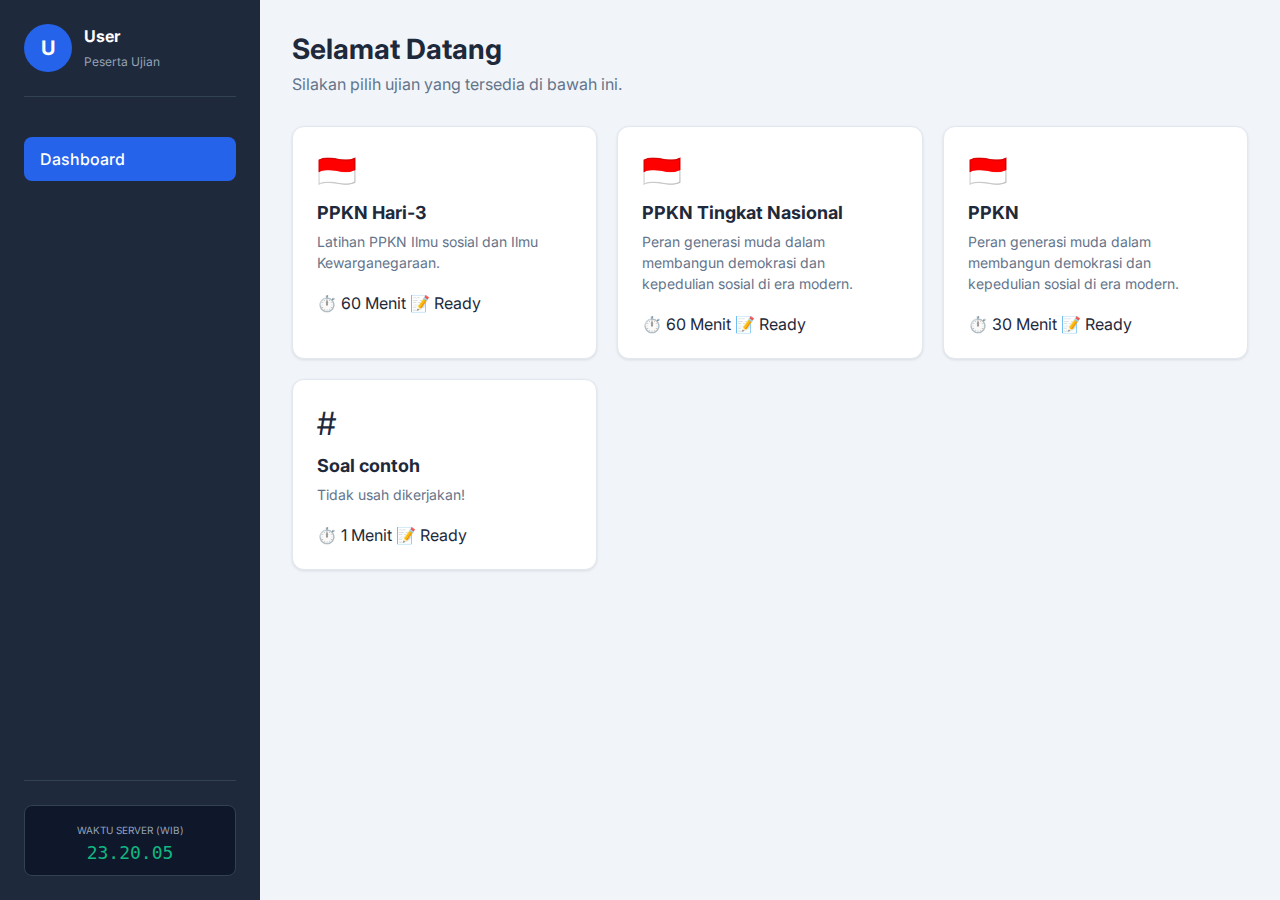
<file: index.html>
<!DOCTYPE html>
<html lang="id">

<head>
    <meta charset="UTF-8">
    <meta name="viewport" content="width=device-width, initial-scale=1.0">
    <title>Dashboard Ujian - NUSAKA TRIAL</title>
    <link rel="preconnect" href="https://fonts.googleapis.com">
    <link rel="preconnect" href="https://fonts.gstatic.com" crossorigin>
    <link href="https://fonts.googleapis.com/css2?family=Inter:wght@400;500;600;700&display=swap" rel="stylesheet">
    <link rel="stylesheet" href="style.css">
</head>

<body>

    <!-- Dashboard View (Sidebar + Content) -->
    <div id="dashboard-view" class="view active">
        <div class="dashboard-layout">
            <!-- Sidebar -->
            <aside class="dashboard-sidebar">
                <div class="user-profile">
                    <div class="avatar">U</div>
                    <div class="user-info">
                        <h3>User</h3>
                        <span>Peserta Ujian</span>
                    </div>
                </div>

                <div class="sidebar-menu">
                    <div class="menu-item active">Dashboard</div>
                </div>

                <div class="sidebar-footer">
                    <div class="realtime-clock">
                        <small>Waktu Server (WIB)</small>
                        <div id="wib-clock">--:--:--</div>
                    </div>
                </div>
            </aside>

            <!-- Main Content -->
            <main class="dashboard-content">
                <nav class="mobile-navbar mobile-only">
                    <button id="dash-menu-btn" class="icon-btn">☰</button>
                    <span class="brand-logo">NUSAKA EXERCISE</span>
                </nav>
                <div class="sidebar-overlay" id="sidebar-overlay"></div>

                <header class="content-header">
                    <h1>Selamat Datang</h1>
                    <p>Silakan pilih ujian yang tersedia di bawah ini.</p>
                </header>

                <div class="quiz-grid" id="quiz-list">
                    <div class="loader">Memuat data ujian...</div>
                </div>
            </main>
        </div>
    </div>
    <!-- Token Modal -->
    <div id="token-modal" class="modal-overlay hidden">
        <div class="modal-box">
            <div class="modal-icon warning">🔒</div>
            <h3>Masukkan Token Ujian</h3>
            <p>Silakan masukkan token yang diberikan oleh guru untuk memulai ujian ini.</p>

            <input type="text" id="token-input" class="modern-input" placeholder="Ketik Token Disini..."
                autocomplete="off">
            <p id="token-error" class="error-text hidden">Token salah! Silakan coba lagi.</p>

            <div class="modal-buttons">
                <button id="cancel-token-btn" class="btn-secondary">Batal</button>
                <button id="submit-token-btn" class="btn-primary">Mulai Ujian</button>
            </div>
        </div>
    </div>

    <!-- Scripts -->
    <script src="dashboard.js"></script>
</body>

</html>
</file>
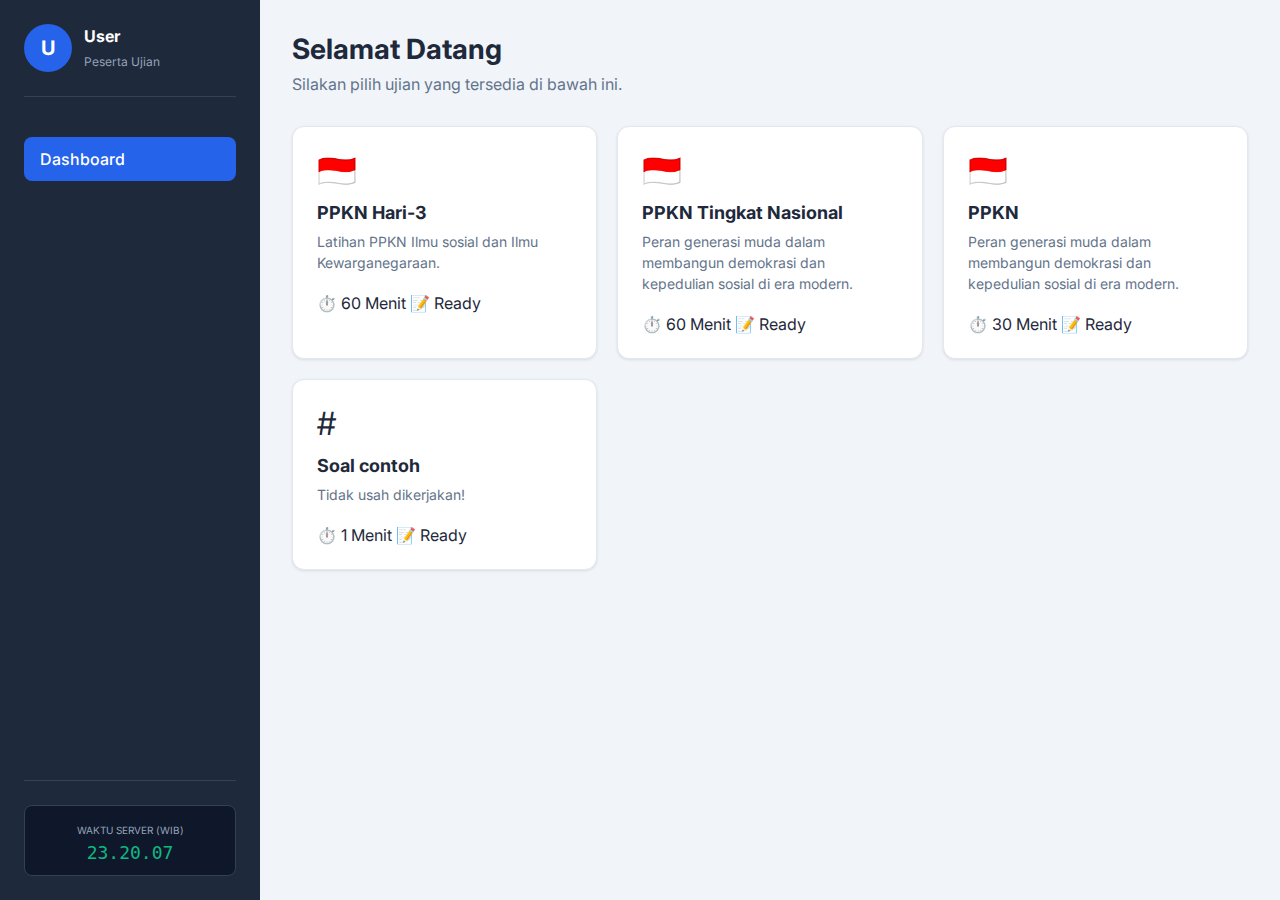
<file: exam.html>
<!DOCTYPE html>
<html lang="id">

<head>
    <meta charset="UTF-8">
    <meta name="viewport" content="width=device-width, initial-scale=1.0">
    <title>Ujian Berlangsung - CBT</title>
    <link rel="preconnect" href="https://fonts.googleapis.com">
    <link rel="preconnect" href="https://fonts.gstatic.com" crossorigin>
    <link href="https://fonts.googleapis.com/css2?family=Inter:wght@400;500;600;700&display=swap" rel="stylesheet">
    <link rel="stylesheet" href="style.css">
</head>

<body>

    <!-- Quiz View (Exambro Layout) -->
    <div id="quiz-view" class="view active">
        <header class="exam-header">
            <div class="header-left">
                <span id="exam-title-display">Memuat Ujian...</span>
            </div>
            <div class="header-right">
                <div class="timer" id="timer">--:--:--</div>
                <button id="toggle-palette-btn" class="icon-btn mobile-only">
                    ☰
                </button>
            </div>
        </header>

        <div class="exam-layout">
            <!-- Main Question Area -->
            <main class="question-area">
                <div class="question-card">
                    <div class="q-header">
                        <span class="q-badge">Soal No. <span id="q-number">1</span></span>
                        <button id="hint-btn" class="hint-toggle-btn hidden" title="Lihat Petunjuk">
                            💡 Petunjuk
                        </button>
                    </div>

                    <div class="q-content" id="q-text">
                        Loading...
                    </div>

                    <!-- Hint Box -->
                    <div id="hint-box" class="hint-box hidden">
                        <strong>Petunjuk:</strong> <span id="hint-text">...</span>
                    </div>

                    <div class="options-list" id="options-container">
                        <!-- Options injected -->
                    </div>
                </div>

                <!-- Navigation Bar (Bottom) -->
                <div class="nav-bar">
                    <button id="prev-btn" class="nav-btn secondary">
                        &larr; Sebelumnya
                    </button>
                    <div class="nav-spacer"></div>
                    <button id="next-btn" class="nav-btn primary">
                        Berikutnya &rarr;
                    </button>
                    <button id="finish-btn" class="nav-btn danger hidden">
                        Selesai
                    </button>
                </div>
            </main>

            <!-- Question Palette Sidebar -->
            <aside class="palette-sidebar" id="palette-sidebar">
                <div class="palette-header">
                    <h3>Navigasi Soal</h3>
                    <button id="close-palette-btn" class="close-btn mobile-only">&times;</button>
                </div>
                <div class="palette-grid" id="palette-grid">
                    <!-- Number buttons injected -->
                </div>
                <div class="palette-legend">
                    <div class="legend-item"><span class="dot filled"></span> Dijawab</div>
                    <div class="legend-item"><span class="dot current"></span> Aktif</div>
                    <div class="legend-item"><span class="dot"></span> Kosong</div>
                </div>
            </aside>
            <div class="overlay" id="overlay"></div>
        </div>
    </div>

    <!-- Result View -->
    <div id="result-view" class="view hidden">
        <div class="result-container">
            <div class="card result-card">
                <div class="result-icon">🏆</div>
                <h2>Ujian Selesai</h2>
                <p id="result-exam-title">Nama Ujian</p>

                <div class="score-circle">
                    <span id="score-final">0</span>
                    <small>Nilai Akhir</small>
                </div>

                <div class="result-breakdown">
                    <div class="rb-item correct">
                        <span>Benar</span>
                        <strong id="res-correct">0</strong>
                    </div>
                    <div class="rb-item wrong">
                        <span>Salah</span>
                        <strong id="res-wrong">0</strong>
                    </div>
                    <div class="rb-item total">
                        <span>Total Soal</span>
                        <strong id="res-total">0</strong>
                    </div>
                </div>

                <div class="result-actions">
                    <a href="index.html" class="btn-primary full-width"
                        style="text-decoration:none; display:inline-block;">Kembali ke Dashboard</a>
                </div>
            </div>
        </div>
    </div>

    <!-- Custom Modal -->
    <div id="custom-modal" class="modal-overlay hidden">
        <div class="modal-card">
            <div class="modal-icon" id="modal-icon">⚠️</div>
            <h3 id="modal-title">Judul</h3>
            <p id="modal-msg">Pesan informasi.</p>
            <div class="modal-actions" id="modal-actions">
                <button class="btn-primary">OK</button>
            </div>
        </div>
    </div>

    <script src="exam.js"></script>
</body>

</html>
</file>
<file: style.css>
:root {
    --primary: #2563eb;
    --primary-dark: #1e40af;
    --secondary: #64748b;
    --bg-body: #f1f5f9;
    --bg-card: #ffffff;
    --text-main: #1e293b;
    --text-muted: #64748b;
    --border: #e2e8f0;
    --success: #10b981;
    --danger: #ef4444;
    --warning: #f59e0b;
    --hint-bg: #fffbeb;
    --hint-border: #fcd34d;
    --hint-text: #92400e;

    --header-height: 60px;
    --sidebar-width: 280px;
    --dash-sidebar-width: 260px;
}

* {
    box-sizing: border-box;
    margin: 0;
    padding: 0;
}

body {
    font-family: 'Inter', sans-serif;
    background: var(--bg-body);
    color: var(--text-main);
    height: 100vh;
    overflow-x: hidden;
    user-select: none;
    -webkit-user-select: none;
    -moz-user-select: none;
    -ms-user-select: none;
}

/* Utilities */
.view {
    display: none;
    height: 100%;
    width: 100%;
}

.view.active {
    display: block;
}

.hidden {
    display: none !important;
}

.mobile-only {
    display: none;
}

/* --- Dashboard Section --- */
.dashboard-layout {
    display: flex;
    height: 100vh;
}

.dashboard-sidebar {
    width: var(--dash-sidebar-width);
    background: #1e293b;
    /* Dark Slate */
    color: white;
    display: flex;
    flex-direction: column;
    padding: 24px;
    flex-shrink: 0;
}

.user-profile {
    display: flex;
    align-items: center;
    gap: 12px;
    margin-bottom: 40px;
    padding-bottom: 24px;
    border-bottom: 1px solid #334155;
}

.avatar {
    width: 48px;
    height: 48px;
    background: var(--primary);
    border-radius: 50%;
    display: flex;
    align-items: center;
    justify-content: center;
    font-size: 20px;
    font-weight: bold;
    color: white;
}

.user-info h3 {
    font-size: 16px;
    margin-bottom: 4px;
}

.user-info span {
    font-size: 12px;
    color: #94a3b8;
}

.sidebar-menu {
    flex: 1;
}

.menu-item {
    padding: 12px 16px;
    border-radius: 8px;
    cursor: pointer;
    font-weight: 500;
    margin-bottom: 8px;
    color: #cbd5e1;
    transition: all 0.2s;
}

.menu-item:hover {
    background: #334155;
    color: white;
}

.menu-item.active {
    background: var(--primary);
    color: white;
}

.sidebar-footer {
    padding-top: 24px;
    border-top: 1px solid #334155;
}

.realtime-clock {
    text-align: center;
    background: #0f172a;
    padding: 12px;
    border-radius: 8px;
    border: 1px solid #334155;
}

.realtime-clock small {
    font-size: 10px;
    color: #94a3b8;
    text-transform: uppercase;
}

#wib-clock {
    font-family: monospace;
    font-size: 18px;
    margin-top: 4px;
    color: var(--success);
}

.dashboard-content {
    flex: 1;
    padding: 32px;
    overflow-y: auto;
}

.content-header {
    margin-bottom: 32px;
}

.content-header h1 {
    font-size: 28px;
    margin-bottom: 8px;
    color: var(--text-main);
}

.content-header p {
    color: var(--text-muted);
}

/* Dashboard Grid */
.quiz-grid {
    display: grid;
    grid-template-columns: repeat(auto-fill, minmax(280px, 1fr));
    gap: 20px;
}

.quiz-card {
    background: var(--bg-card);
    border-radius: 12px;
    padding: 24px;
    box-shadow: 0 1px 3px rgba(0, 0, 0, 0.1);
    border: 1px solid var(--border);
    transition: transform 0.2s;
    display: flex;
    flex-direction: column;
    align-items: flex-start;
}

.quiz-card:hover {
    transform: translateY(-4px);
    box-shadow: 0 10px 15px -3px rgba(0, 0, 0, 0.1);
}

.quiz-icon {
    font-size: 32px;
    margin-bottom: 12px;
}

.quiz-card h3 {
    font-size: 18px;
    margin-bottom: 8px;
}

.quiz-card p {
    font-size: 14px;
    color: var(--text-muted);
    margin-bottom: 20px;
    flex-grow: 1;
    line-height: 1.5;
}

.btn-start {
    background: var(--primary);
    color: white;
    border: none;
    padding: 10px 20px;
    border-radius: 6px;
    font-weight: 600;
    cursor: pointer;
    width: 100%;
}

.btn-start:hover {
    background: var(--primary-dark);
}

/* --- Exam View --- */
#quiz-view {
    display: flex;
    flex-direction: column;
    height: 100vh;
    overflow: hidden;
}

.exam-header {
    height: var(--header-height);
    background: #1e293b;
    color: white;
    display: flex;
    align-items: center;
    justify-content: space-between;
    padding: 0 20px;
    flex-shrink: 0;
    z-index: 20;
}

.header-left {
    font-weight: 600;
    font-size: 16px;
    white-space: nowrap;
    overflow: hidden;
    text-overflow: ellipsis;
}

.header-right {
    display: flex;
    align-items: center;
    gap: 16px;
    flex-shrink: 0;
}

.timer {
    font-family: monospace;
    background: #334155;
    padding: 6px 12px;
    border-radius: 4px;
    border: 1px solid #475569;
    font-size: 16px;
    font-weight: 700;
}

.exam-layout {
    display: flex;
    flex: 1;
    overflow: hidden;
    position: relative;
}

/* Question Area */
.question-area {
    flex: 1;
    display: flex;
    flex-direction: column;
    background: var(--bg-body);
    overflow-y: auto;
    position: relative;
}

.question-card {
    flex: 1;
    max-width: 800px;
    margin: 20px auto;
    width: 90%;
    background: var(--bg-card);
    padding: 30px;
    border-radius: 8px;
    box-shadow: 0 1px 3px rgba(0, 0, 0, 0.1);
    border: 1px solid var(--border);
}

.q-header {
    display: flex;
    justify-content: space-between;
    align-items: center;
    margin-bottom: 20px;
}

.q-badge {
    background: #eff6ff;
    color: var(--primary);
    padding: 4px 12px;
    border-radius: 20px;
    font-size: 12px;
    font-weight: 600;
    text-transform: uppercase;
}

.hint-toggle-btn {
    background: none;
    border: 1px solid var(--border);
    padding: 6px 12px;
    border-radius: 20px;
    cursor: pointer;
    font-size: 12px;
    display: flex;
    align-items: center;
    gap: 6px;
    transition: all 0.2s;
    color: var(--text-muted);
}

.hint-toggle-btn:hover {
    background: #f8fafc;
    color: var(--primary);
}

.hint-box {
    background: var(--hint-bg);
    border: 1px solid var(--hint-border);
    color: var(--hint-text);
    padding: 12px;
    border-radius: 6px;
    font-size: 14px;
    margin-bottom: 20px;
}

.q-content {
    margin: 0 0 30px 0;
    font-size: 18px;
    line-height: 1.6;
    color: var(--text-main);
}

.options-list {
    display: flex;
    flex-direction: column;
    gap: 12px;
}

.option-item {
    display: flex;
    padding: 15px;
    border: 1px solid var(--border);
    border-radius: 8px;
    cursor: pointer;
    transition: all 0.2s;
    background: white;
}

.option-item:hover {
    background: #f8fafc;
    border-color: #cbd5e1;
}

.option-item.selected {
    border-color: var(--primary);
    background: #eff6ff;
    color: var(--primary-dark);
    font-weight: 500;
    box-shadow: 0 0 0 1px var(--primary);
}

/* Nav Bar */
.nav-bar {
    background: white;
    border-top: 1px solid var(--border);
    padding: 15px 20px;
    display: flex;
    justify-content: space-between;
    align-items: center;
    flex-shrink: 0;
}

.nav-btn {
    padding: 10px 20px;
    border-radius: 6px;
    font-weight: 500;
    cursor: pointer;
    border: none;
    font-size: 14px;
}

.nav-btn.secondary {
    background: #e2e8f0;
    color: var(--text-main);
}

.nav-btn.secondary:hover {
    background: #cbd5e1;
}

.nav-btn.primary {
    background: var(--primary);
    color: white;
}

.nav-btn.primary:hover {
    background: var(--primary-dark);
}

.nav-btn.danger {
    background: var(--danger);
    color: white;
}

.nav-btn:disabled {
    opacity: 0.5;
    cursor: not-allowed;
}

/* Palette Sidebar */
.palette-sidebar {
    width: var(--sidebar-width);
    background: white;
    border-left: 1px solid var(--border);
    display: flex;
    flex-direction: column;
    flex-shrink: 0;
}

.palette-header {
    padding: 15px;
    border-bottom: 1px solid var(--border);
    font-weight: 600;
    display: flex;
    justify-content: space-between;
}

.palette-grid {
    flex: 1;
    overflow-y: auto;
    padding: 15px;
    display: grid;
    grid-template-columns: repeat(5, 1fr);
    gap: 10px;
    align-content: start;
}

.p-btn {
    aspect-ratio: 1;
    display: flex;
    align-items: center;
    justify-content: center;
    border: 1px solid var(--border);
    background: white;
    border-radius: 4px;
    cursor: pointer;
    font-size: 14px;
    font-weight: 500;
    color: var(--text-main);
}

.p-btn:hover {
    background: #f8fafc;
}

.p-btn.filled {
    background: var(--success);
    color: white;
    border-color: var(--success);
}

.p-btn.current {
    border: 2px solid var(--warning);
}

.p-btn.filled.current {
    background: var(--success);
    border-color: var(--warning);
}

.palette-legend {
    padding: 15px;
    border-top: 1px solid var(--border);
    font-size: 12px;
}

.legend-item {
    display: flex;
    align-items: center;
    gap: 8px;
    margin-bottom: 6px;
}

.dot {
    width: 12px;
    height: 12px;
    border-radius: 2px;
    border: 1px solid var(--border);
}

.dot.filled {
    background: var(--success);
    border-color: var(--success);
}

.dot.current {
    border: 2px solid var(--warning);
}

/* Overlay & Mobile */
.overlay {
    display: none;
    position: fixed;
    top: 0;
    left: 0;
    right: 0;
    bottom: 0;
    background: rgba(0, 0, 0, 0.5);
    z-index: 15;
}

.icon-btn {
    background: none;
    border: none;
    color: white;
    font-size: 24px;
    cursor: pointer;
}

/* Result */
.result-container {
    display: flex;
    align-items: center;
    justify-content: center;
    min-height: 100vh;
    background: var(--primary);
    padding: 20px;
}

/* Enhanced Result Card */
.result-card {
    background: white;
    width: 100%;
    max-width: 450px;
    text-align: center;
    padding: 0;
    border-radius: 16px;
    box-shadow: 0 20px 25px -5px rgba(0, 0, 0, 0.2);
    overflow: hidden;
    display: flex;
    flex-direction: column;
}

.result-header-bg {
    background: linear-gradient(135deg, var(--primary), var(--primary-dark));
    padding: 30px 20px 90px 20px;
    /* Increased bottom padding significantly */
    color: white;
}

.result-icon {
    font-size: 48px;
    margin-bottom: 8px;
}

.result-card h2 {
    font-size: 20px;
    margin-bottom: 4px;
}

.result-card p {
    opacity: 0.9;
    font-size: 14px;
}

.result-body {
    padding: 20px 30px 30px 30px;
}

.score-circle {
    width: 100px;
    height: 100px;
    background: white;
    border-radius: 50%;
    display: flex;
    flex-direction: column;
    align-items: center;
    justify-content: center;
    margin: -50px auto 20px auto;
    /* Overlap nicely without covering text */
    border: 5px solid white;
    box-shadow: 0 4px 6px rgba(0, 0, 0, 0.1);
    position: relative;
    z-index: 10;
}

.score-circle span {
    font-size: 32px;
    font-weight: 800;
    color: var(--primary);
    line-height: 1;
}

.score-circle small {
    font-size: 10px;
    color: var(--text-muted);
    margin-top: 2px;
}

.result-breakdown {
    display: flex;
    justify-content: space-around;
    margin-bottom: 24px;
    border-bottom: 1px solid var(--border);
    padding-bottom: 24px;
}

.rb-item {
    display: flex;
    flex-direction: column;
}

.rb-item span {
    font-size: 11px;
    color: var(--text-muted);
    text-transform: uppercase;
    letter-spacing: 0.5px;
}

.rb-item strong {
    font-size: 18px;
}

.rb-item.correct strong {
    color: var(--success);
}

.rb-item.wrong strong {
    color: var(--danger);
}

/* Submission Status Badge */
.submission-status {
    background: #ecfdf5;
    border: 1px solid #6ee7b7;
    border-radius: 10px;
    padding: 16px;
    margin-bottom: 24px;
    display: flex;
    align-items: center;
    gap: 12px;
    text-align: left;
}

.status-icon {
    background: #10b981;
    color: white;
    width: 32px;
    height: 32px;
    border-radius: 50%;
    display: flex;
    align-items: center;
    justify-content: center;
    font-size: 16px;
    flex-shrink: 0;
}

.status-text {
    display: flex;
    flex-direction: column;
}

.status-text strong {
    color: #065f46;
    font-size: 14px;
}

.status-text small {
    color: #047857;
    font-size: 12px;
}

.result-actions {
    display: flex;
    flex-direction: column;
    gap: 10px;
}

.full-width {
    width: 100%;
    border-radius: 8px;
    padding: 12px;
}

/* --- Modals --- */
.modal-overlay {
    position: fixed;
    top: 0;
    left: 0;
    width: 100%;
    height: 100%;
    background: rgba(0, 0, 0, 0.6);
    backdrop-filter: blur(4px);
    display: flex;
    justify-content: center;
    align-items: center;
    z-index: 1000;
    opacity: 0;
    visibility: hidden;
    transition: 0.3s;
}

.modal-overlay.active {
    opacity: 1;
    visibility: visible;
}

.modal-box {
    background: white;
    width: 90%;
    max-width: 400px;
    padding: 30px;
    border-radius: 16px;
    text-align: center;
    transform: translateY(20px);
    transition: 0.3s;
    box-shadow: 0 10px 25px rgba(0, 0, 0, 0.2);
}

.modal-overlay.active .modal-box {
    transform: translateY(0);
}

.modal-icon {
    font-size: 40px;
    margin-bottom: 15px;
}

.modal-box h3 {
    margin-bottom: 10px;
    color: var(--text-dark);
}

.modal-box p {
    color: var(--text-muted);
    font-size: 14px;
    margin-bottom: 20px;
    line-height: 1.5;
}

.modern-input {
    width: 100%;
    padding: 12px 15px;
    margin-bottom: 10px;
    border: 2px solid var(--border);
    border-radius: 8px;
    font-size: 16px;
    font-weight: 600;
    text-align: center;
    letter-spacing: 1px;
    transition: 0.3s;
    outline: none;
}

.modern-input:focus {
    border-color: var(--primary);
    box-shadow: 0 0 0 3px rgba(37, 99, 235, 0.1);
}

.error-text {
    color: var(--danger);
    font-size: 13px;
    margin-bottom: 15px;
    font-weight: 600;
}

.hidden {
    display: none !important;
}

.modal-buttons {
    display: flex;
    justify-content: center;
    gap: 10px;
}

.modal-btn {
    padding: 10px 20px;
    border-radius: 8px;
    cursor: pointer;
    font-weight: 600;
    border: none;
    transition: 0.2s;
}

.modal-btn.confirm {
    background: var(--primary);
    color: white;
}

.modal-btn.confirm:hover {
    background: var(--primary-dark);
}

.modal-btn.cancel {
    background: #e2e8f0;
    color: var(--text-main);
}

.modal-btn.cancel:hover {
    background: #cbd5e1;
}

@media (max-width: 768px) {
    .dashboard-layout {
        flex-direction: column;
    }

    .dashboard-sidebar {
        width: 100%;
        height: auto;
        padding: 15px;
    }

    .user-profile {
        margin-bottom: 0;
        padding-bottom: 0;
        border-bottom: none;
    }

    .user-info,
    .sidebar-footer {
        display: none;
    }

    .sidebar-menu {
        display: flex;
        overflow-x: auto;
        gap: 10px;
        margin-top: 15px;
    }

    .menu-item {
        white-space: nowrap;
        margin-bottom: 0;
    }

    /* Exam View Mobile */
    .palette-sidebar {
        position: fixed;
        right: -100%;
        top: 0;
        bottom: 0;
        z-index: 21;
        transition: 0.3s;
    }

    .palette-sidebar.open {
        right: 0;
    }

    .mobile-only {
        display: block;
    }

    .close-btn {
        background: none;
        border: none;
        font-size: 24px;
        cursor: pointer;
    }

    /* Result Mobile */
    .result-breakdown {
        flex-direction: column;
        gap: 15px;
    }

    .rb-item {
        flex-direction: row;
        justify-content: space-between;
        align-items: center;
    }
}

/* --- Detailed Result View --- */
.detail-card {
    background: #f8fafc;
    border: 1px solid var(--border);
    border-radius: 8px;
    padding: 15px;
    margin-bottom: 15px;
}

.detail-card h4 {
    font-size: 16px;
    margin-bottom: 10px;
    color: var(--text-main);
}

.detail-option {
    padding: 10px;
    border: 1px solid var(--border);
    border-radius: 6px;
    margin-bottom: 5px;
    font-size: 14px;
    background: white;
}

.detail-option.correct {
    background: #ecfdf5;
    border-color: var(--success);
    color: #065f46;
    font-weight: 500;
}

.detail-option.wrong {
    background: #fef2f2;
    border-color: var(--danger);
    color: #991b1b;
    text-decoration: line-through;
}

.detail-option.user-selected {
    border-width: 2px;
}

.detail-hint {
    margin-top: 10px;
    background: var(--hint-bg);
    border: 1px solid var(--hint-border);
    color: var(--hint-text);
    padding: 10px;
    border-radius: 6px;
    font-size: 13px;
    font-style: italic;
}

/* --- Review Mode --- */
.option-item.correct-answer {
    background: #ecfdf5 !important;
    border-color: var(--success) !important;
    color: #065f46;
    font-weight: 600;
}

.option-item.wrong-answer {
    background: #fef2f2 !important;
    border-color: var(--danger) !important;
    color: #991b1b;
}

/* Palette statuses in review */
.p-btn.correct {
    background: var(--success);
    color: white;
    border-color: var(--success);
}

.p-btn.wrong {
    background: var(--danger);
    color: white;
    border-color: var(--danger);
}
</file>
